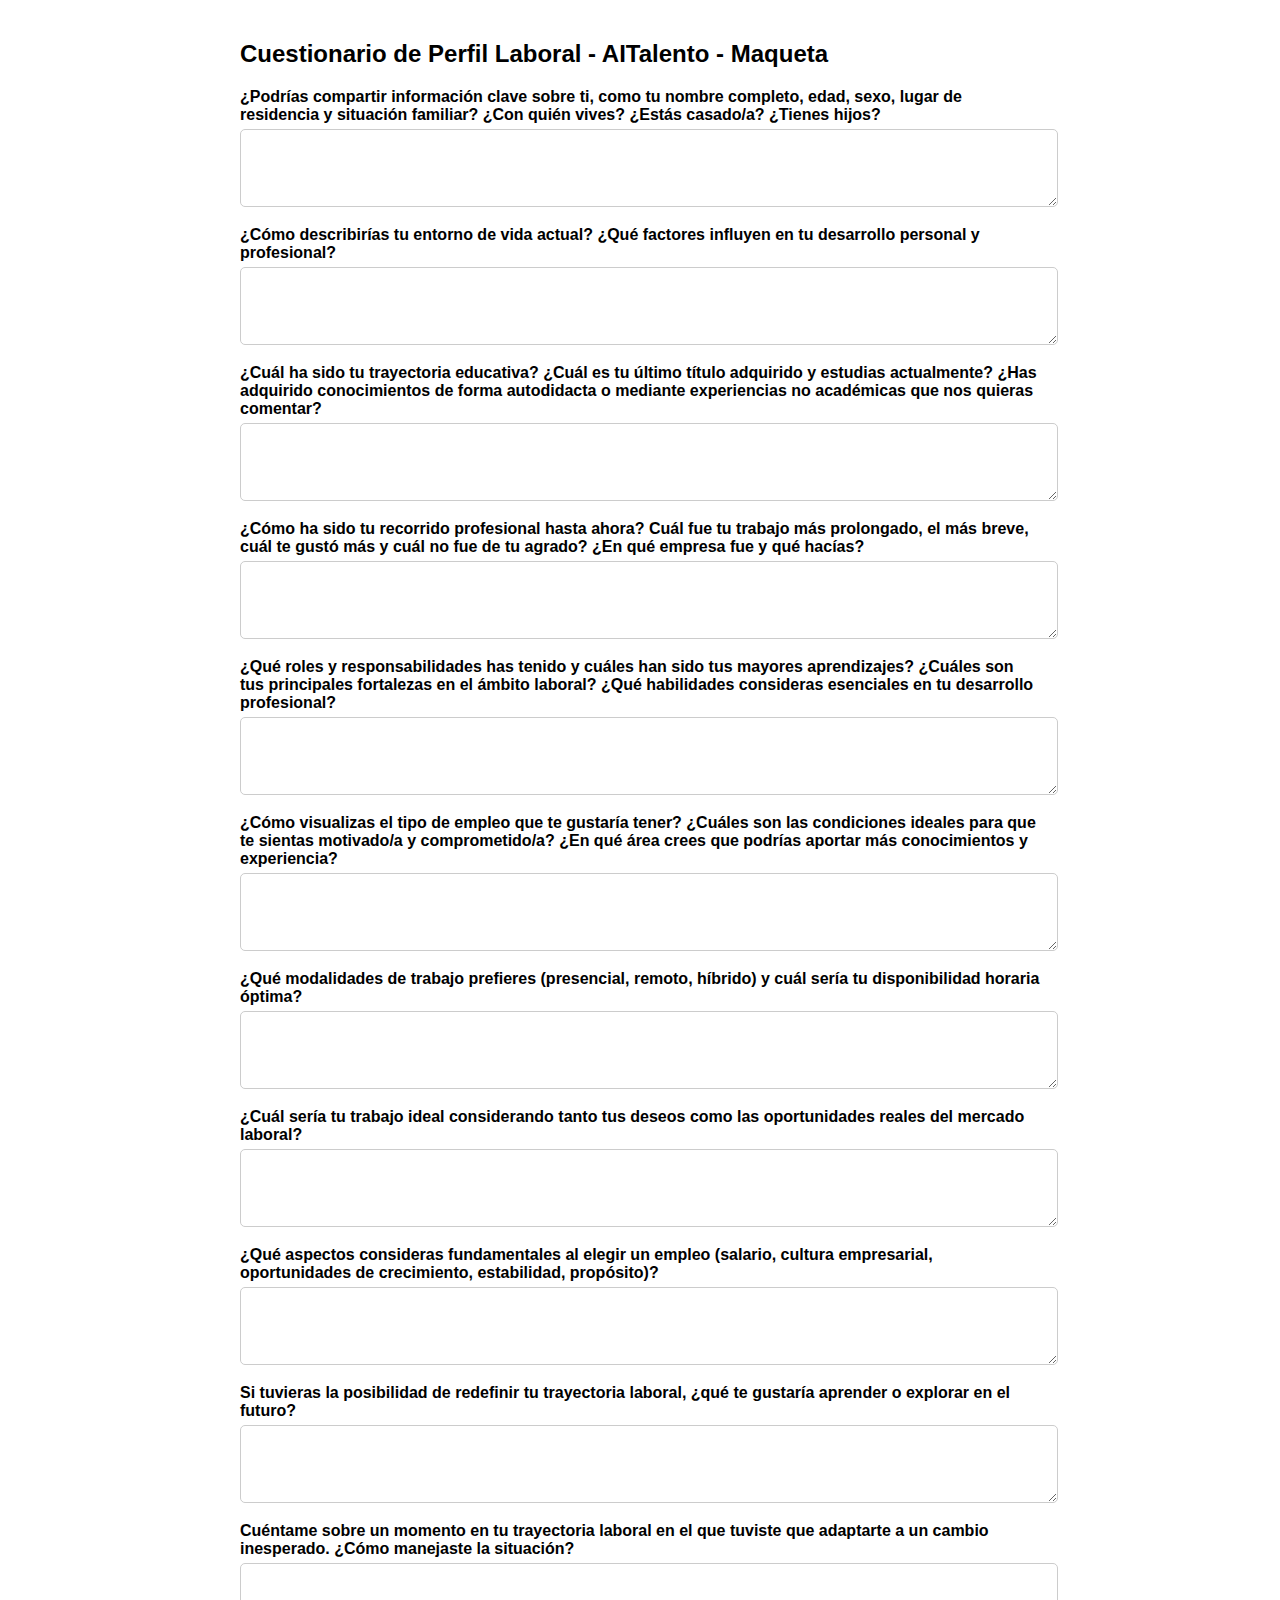
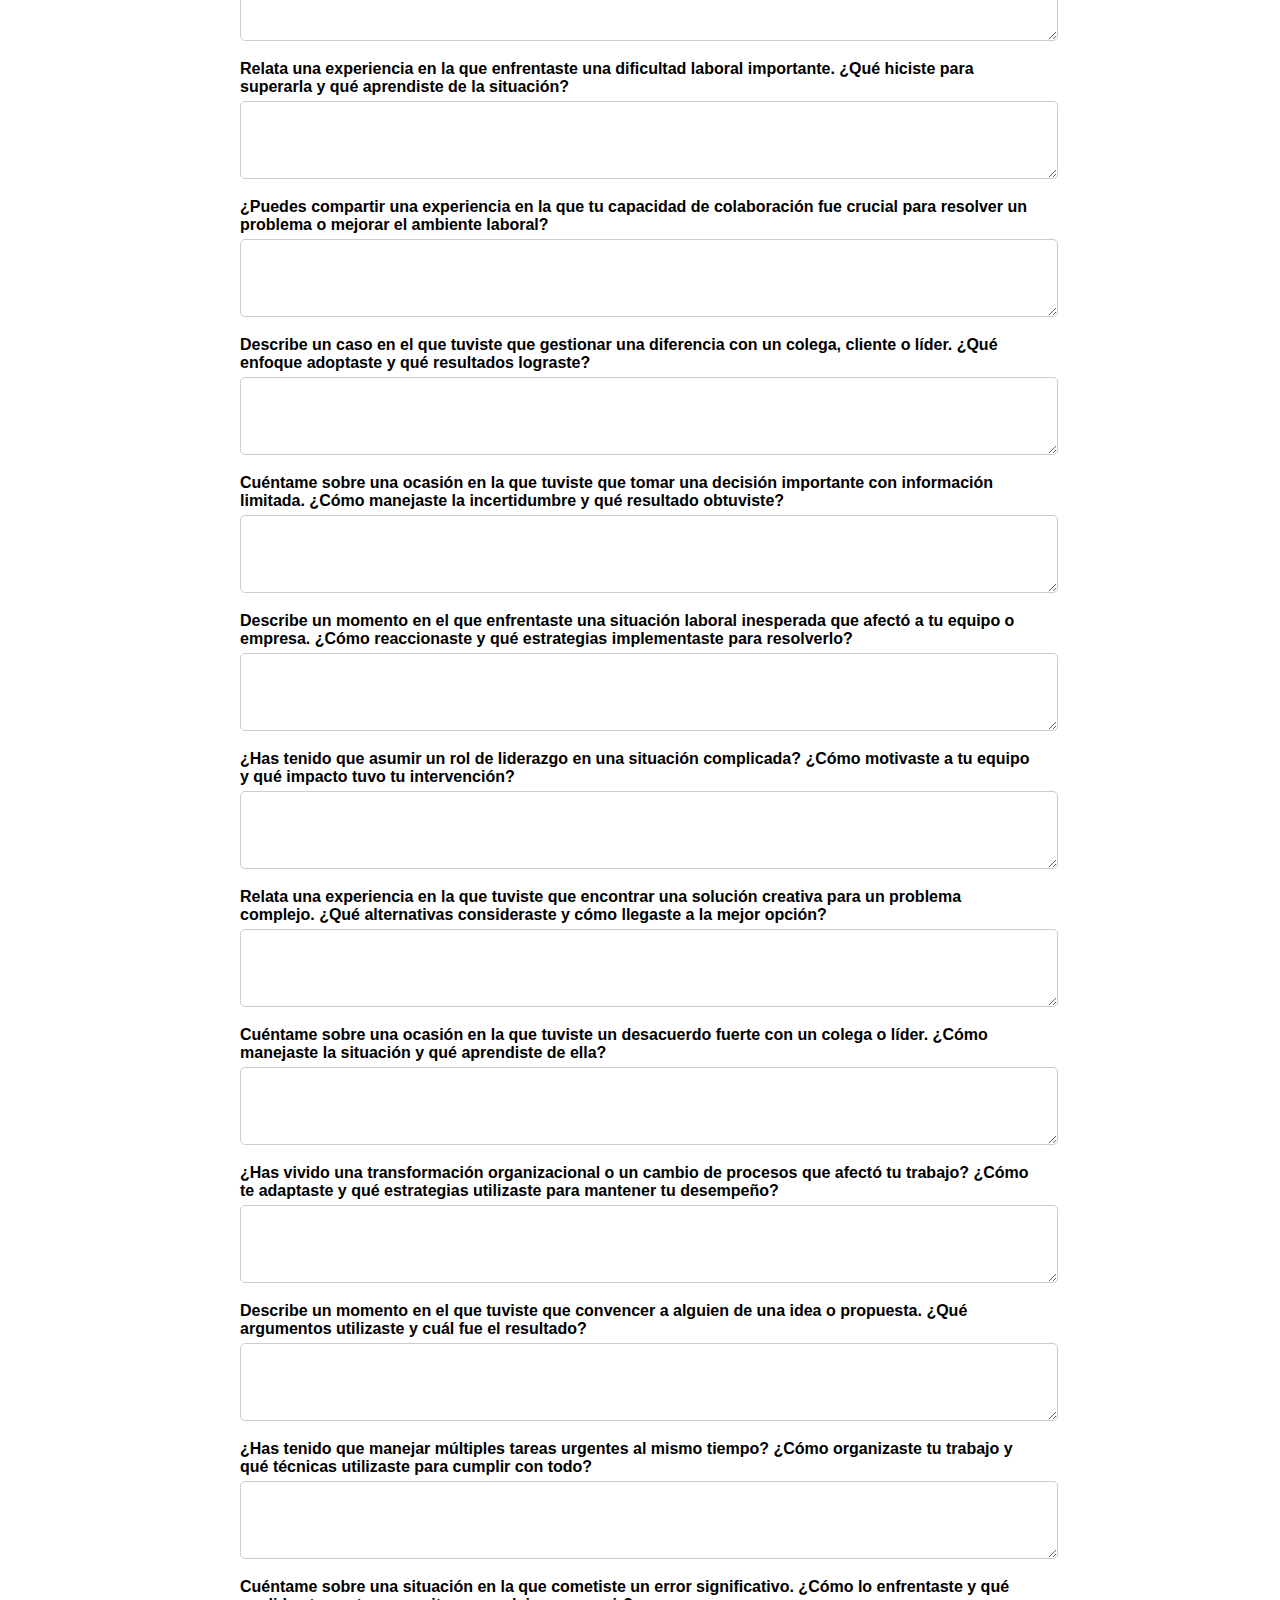
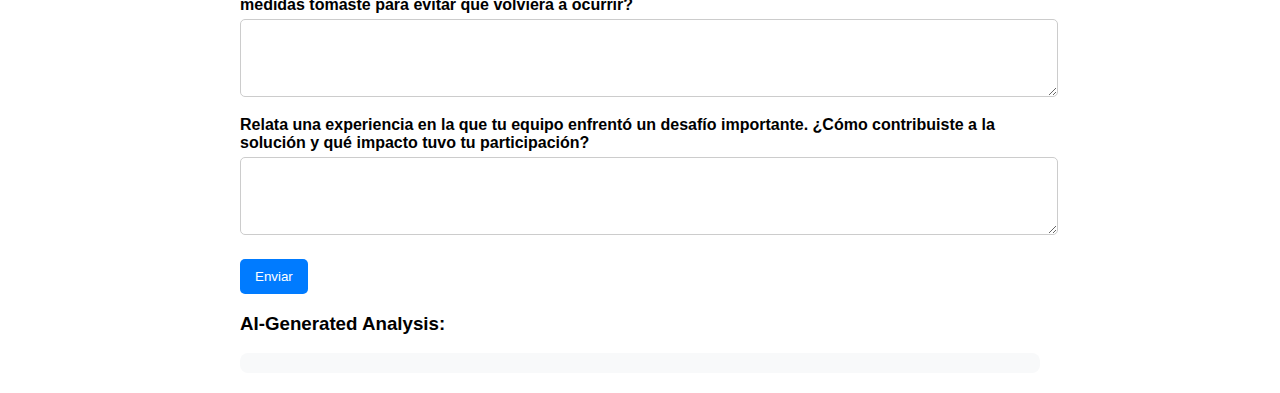
<file: index.html>
<!DOCTYPE html>
<html lang="es">
<head>
    <title>AITalento Maqueta</title>
    <style>
        body {
            font-family: Arial, sans-serif;
            max-width: 800px;
            margin: auto;
            padding: 20px;
        }
        label {
            font-weight: bold;
            display: block;
            margin-top: 15px;
        }
        textarea, input {
            width: 100%;
            padding: 8px;
            border-radius: 5px;
            border: 1px solid #ccc;
            margin-top: 5px;
        }
        button {
            margin-top: 20px;
            padding: 10px 15px;
            border-radius: 5px;
            background: #007bff;
            color: white;
            border: none;
            cursor: pointer;
        }
    </style>
</head>
<body>

    <h2>Cuestionario de Perfil Laboral - AITalento - Maqueta</h2>

    <form id="evaluationForm">
        <!-- Question 1 -->
        <label for="q1">¿Podrías compartir información clave sobre ti, como tu nombre completo, edad, sexo, lugar de residencia y situación familiar? ¿Con quién vives? ¿Estás casado/a? ¿Tienes hijos?</label>
        <textarea id="q1" rows="4"></textarea>

        <!-- Question 2 -->
        <label for="q2">¿Cómo describirías tu entorno de vida actual? ¿Qué factores influyen en tu desarrollo personal y profesional?</label>
        <textarea id="q2" rows="4"></textarea>

        <!-- Question 3 -->
        <label for="q3">¿Cuál ha sido tu trayectoria educativa? ¿Cuál es tu último título adquirido y estudias actualmente?
            ¿Has adquirido conocimientos de forma autodidacta o mediante experiencias no académicas que nos quieras comentar?
        </label>
        <textarea id="q3" rows="4"></textarea>

        <!-- Question 4 -->
        <label for="q4">¿Cómo ha sido tu recorrido profesional hasta ahora?
            Cuál fue tu trabajo más prolongado, el más breve, cuál te gustó más y cuál no fue de tu agrado?
            ¿En qué empresa fue y qué hacías?</label>
        <textarea id="q4" rows="4"></textarea>

        <!-- Question 5 -->
        <label for="q5">¿Qué roles y responsabilidades has tenido y cuáles han sido tus mayores aprendizajes?
            ¿Cuáles son tus principales fortalezas en el ámbito laboral?
            ¿Qué habilidades consideras esenciales en tu desarrollo profesional?
        </label>
        <textarea id="q5" rows="4"></textarea>

        <!-- Question 6 -->
        <label for="q6">¿Cómo visualizas el tipo de empleo que te gustaría tener?
            ¿Cuáles son las condiciones ideales para que te sientas motivado/a y comprometido/a?
            ¿En qué área crees que podrías aportar más conocimientos y experiencia?
        </label>
        <textarea id="q6" rows="4"></textarea>

        <!-- Question 7 -->
        <label for="q7">¿Qué modalidades de trabajo prefieres (presencial, remoto, híbrido) y cuál sería tu disponibilidad horaria óptima?</label>
        <textarea id="q7" rows="4"></textarea>

        <!-- Question 8 -->
        <label for="q8">¿Cuál sería tu trabajo ideal considerando tanto tus deseos como las oportunidades reales del mercado laboral?</label>
        <textarea id="q8" rows="4"></textarea>

        <!-- Question 9 -->
        <label for="q9">¿Qué aspectos consideras fundamentales al elegir un empleo (salario, cultura empresarial, oportunidades de crecimiento, estabilidad, propósito)?</label>
        <textarea id="q9" rows="4"></textarea>

        <!-- Question 10 -->
        <label for="q10">Si tuvieras la posibilidad de redefinir tu trayectoria laboral, ¿qué te gustaría aprender o explorar en el futuro?</label>
        <textarea id="q10" rows="4"></textarea>

        <!-- Question 11 -->
        <label for="q11">Cuéntame sobre un momento en tu trayectoria laboral en el que tuviste que adaptarte a un cambio inesperado. ¿Cómo manejaste la situación?</label>
        <textarea id="q11" rows="4"></textarea>

        <!-- Question 12 -->
        <label for="q12">Relata una experiencia en la que enfrentaste una dificultad laboral importante. ¿Qué hiciste para superarla y qué aprendiste de la situación?</label>
        <textarea id="q12" rows="4"></textarea>

        <!-- Question 13 -->
        <label for="q13">¿Puedes compartir una experiencia en la que tu capacidad de colaboración fue crucial para resolver un problema o mejorar el ambiente laboral?</label>
        <textarea id="q13" rows="4"></textarea>

        <!-- Question 14 -->
        <label for="q14">Describe un caso en el que tuviste que gestionar una diferencia con un colega, cliente o líder. ¿Qué enfoque adoptaste y qué resultados lograste?</label>
        <textarea id="q14" rows="4"></textarea>

        <!-- Question 15 -->
        <label for="q15">Cuéntame sobre una ocasión en la que tuviste que tomar una decisión importante con información limitada. ¿Cómo manejaste la incertidumbre y qué resultado obtuviste?</label>
        <textarea id="q15" rows="4"></textarea>
        
        <!-- Question 16 -->
        <label for="q16">Describe un momento en el que enfrentaste una situación laboral inesperada que afectó a tu equipo o empresa. 
            ¿Cómo reaccionaste y qué estrategias implementaste para resolverlo?</label>
        <textarea id="q16" rows="4"></textarea>

        <!-- Question 17 -->
        <label for="q17">¿Has tenido que asumir un rol de liderazgo en una situación complicada? ¿Cómo motivaste a tu equipo y qué impacto tuvo tu 
            intervención?</label>
        <textarea id="q17" rows="4"></textarea>

        <!-- Question 18 -->
        <label for="q18">Relata una experiencia en la que tuviste que encontrar una solución creativa para un problema complejo. 
            ¿Qué alternativas consideraste y cómo llegaste a la mejor opción?</label>
        <textarea id="q18" rows="4"></textarea>

        <!-- Question 19 -->
        <label for="q19">Cuéntame sobre una ocasión en la que tuviste un desacuerdo fuerte con un colega o líder. 
            ¿Cómo manejaste la situación y qué aprendiste de ella?</label>
        <textarea id="q19" rows="4"></textarea>

        <!-- Question 20 -->
        <label for="q20">¿Has vivido una transformación organizacional o un cambio de procesos que afectó tu trabajo? 
            ¿Cómo te adaptaste y qué estrategias utilizaste para mantener tu desempeño?</label>
        <textarea id="q20" rows="4"></textarea>

        <!-- Question 21 -->
        <label for="q21">Describe un momento en el que tuviste que convencer a alguien de una idea o propuesta. 
            ¿Qué argumentos utilizaste y cuál fue el resultado?</label>
        <textarea id="q21" rows="4"></textarea>

        <!-- Question 22 -->
        <label for="q22">¿Has tenido que manejar múltiples tareas urgentes al mismo tiempo? ¿Cómo organizaste tu trabajo y qué técnicas 
            utilizaste para cumplir con todo?</label>
        <textarea id="q22" rows="4"></textarea>

        <!-- Question 23 -->
        <label for="q23">Cuéntame sobre una situación en la que cometiste un error significativo. ¿Cómo lo enfrentaste y qué medidas tomaste 
            para evitar que volviera a ocurrir?</label>
        <textarea id="q23" rows="4"></textarea>

        <!-- Question 24 -->
        <label for="q24">Relata una experiencia en la que tu equipo enfrentó un desafío importante. ¿Cómo contribuiste a la solución y qué 
            impacto tuvo tu participación?</label>
        <textarea id="q24" rows="4"></textarea>





        <!-- Submit Button -->
        <button type="button" onclick="submitEvaluation()">Enviar</button>
    </form>

    <h3>AI-Generated Analysis:</h3>
    <div id="response" style="white-space: pre-wrap; font-family: Arial, sans-serif; line-height: 1.6; padding: 10px; border-radius: 8px; background: #f8f9fa;"></div>

    <script src="script.js"></script>
</body>
</html>
</file>
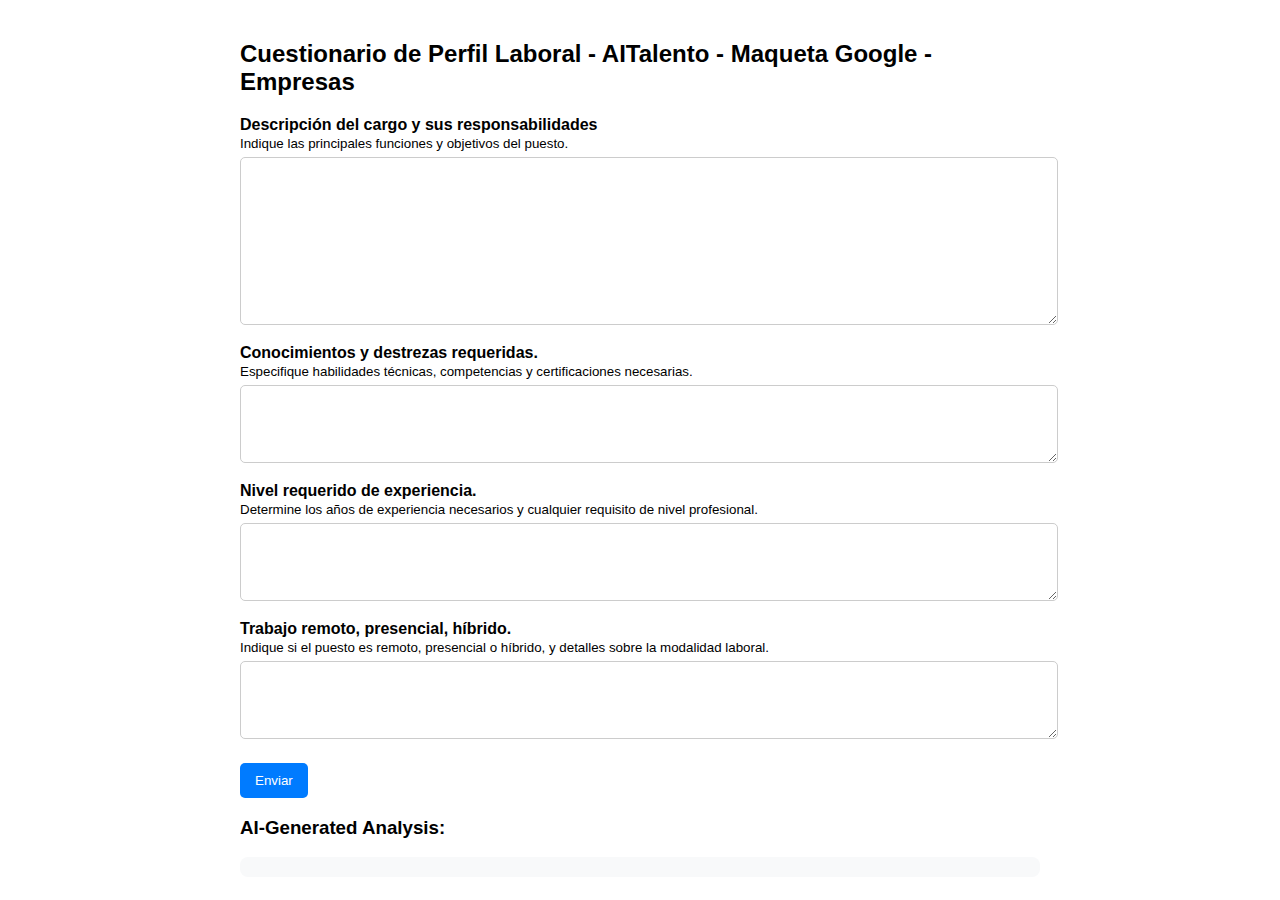
<file: company_google_ai.html>
<!DOCTYPE html>
<html lang="es">
<head>
    <title>AITalento Maqueta Google - Empresas</title>
    <style>
        body {
            font-family: Arial, sans-serif;
            max-width: 800px;
            margin: auto;
            padding: 20px;
        }
        label {
            font-weight: bold;
            display: block;
            margin-top: 15px;
        }
        textarea, input {
            width: 100%;
            padding: 8px;
            border-radius: 5px;
            border: 1px solid #ccc;
            margin-top: 5px;
        }
        button {
            margin-top: 20px;
            padding: 10px 15px;
            border-radius: 5px;
            background: #007bff;
            color: white;
            border: none;
            cursor: pointer;
        }
    </style>
</head>
<body>

    <h2>Cuestionario de Perfil Laboral - AITalento - Maqueta Google - Empresas</h2>

    <form id="seekingForm">
        <!-- Question 1 -->
        <label for="q1">Descripción del cargo y sus responsabilidades</label>
        <small>Indique las principales funciones y objetivos del puesto.</small>
        <textarea id="q1" rows="10"></textarea>

        <!-- Question 2 -->
        <label for="q2">Conocimientos y destrezas requeridas.</label>
        <small>Especifique habilidades técnicas, competencias y certificaciones necesarias.</small>
        <textarea id="q2" rows="4"></textarea>

        <!-- Question 3 -->
        <label for="q3">Nivel requerido de experiencia.</label>
        <small>Determine los años de experiencia necesarios y cualquier requisito de nivel profesional.</small>
        <textarea id="q3" rows="4"></textarea>

        <!-- Question 4 -->
        <label for="q4">Trabajo remoto, presencial, híbrido.</label>
        <small>Indique si el puesto es remoto, presencial o híbrido, y detalles sobre la modalidad laboral.</small>
        <textarea id="q4" rows="4"></textarea>


        <!-- Submit Button -->
        <button type="button" onclick="seekingForm()">Enviar</button>
    </form>

    <h3>AI-Generated Analysis:</h3>
    <div id="response" style="white-space: pre-wrap; font-family: Arial, sans-serif; line-height: 1.6; padding: 10px; border-radius: 8px; background: #f8f9fa;"></div>

    <script src="script_google_company.js"></script>
</body>
</html>
</file>
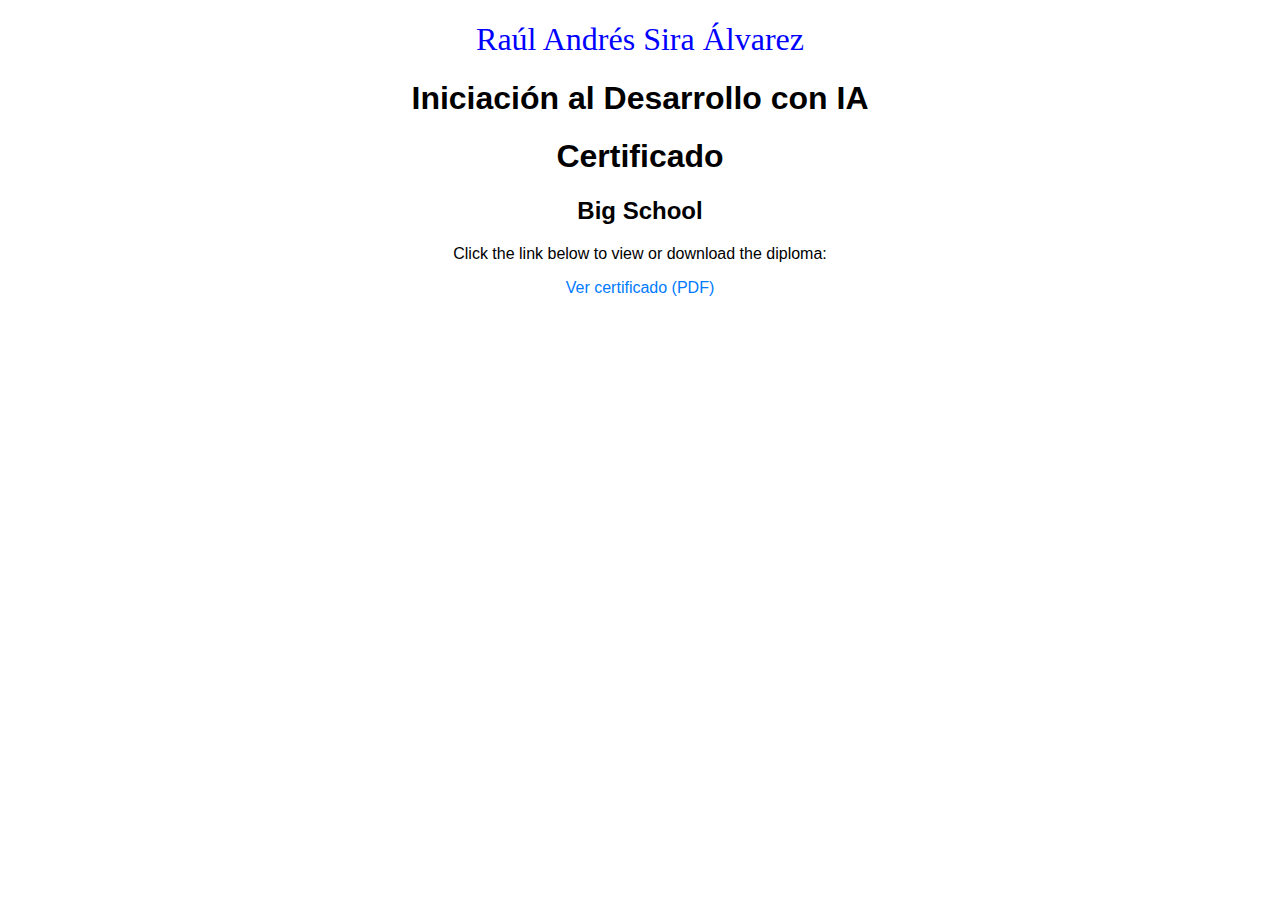
<file: desarrollo_ai_bigschool_2026.html>
<!DOCTYPE html>
<html lang="en">
<head>
    <meta charset="UTF-8">
    <meta name="viewport" content="width=device-width, initial-scale=1.0">
    <title>Desarrollo con AI - Big School</title>
    <style>
        body {
            font-family: Arial, sans-serif;
            text-align: center;
            margin: 50 px;
        }
        a {
            font-size: 20 px;
            color: #007bff;
            text-decoration: none;
        }
        a: hover {
            text-decoration: underline;
        }
        h1:first-of-type {
            font-weight: normal;
            color: blue;
            font-family: Tahoma;
        }

    </style>
</head>
<body>
    <h1>Raúl Andrés Sira Álvarez</h1>
    <h1>Iniciación al Desarrollo con IA</h1>
    <h1>Certificado</h1>
    <h2>Big School</h2>
    <p>Click the link below to view or download the diploma:</p>
    <a href="Certificado-Raul-Andres-Sira-Alvarez-55723nh2.pdf" target="_blank">Ver certificado (PDF)</a>
</body>
</html>
</file>
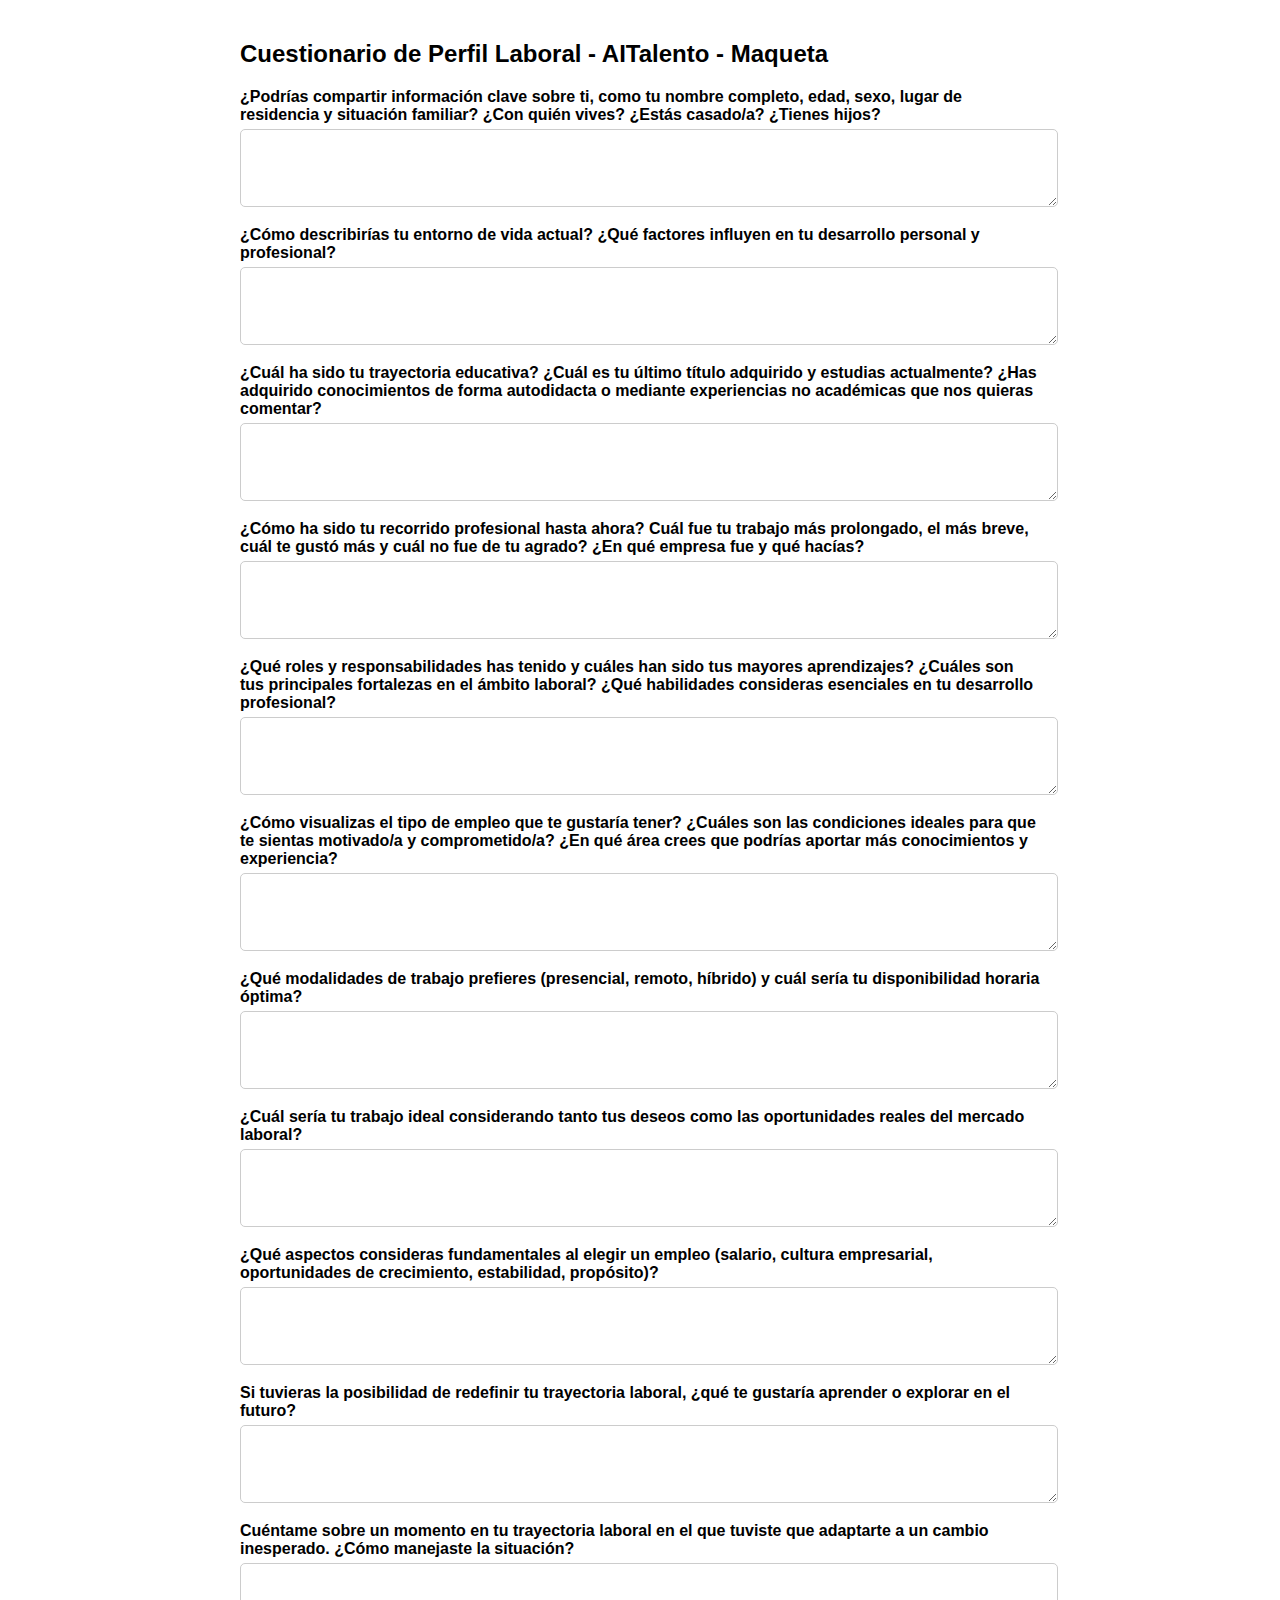
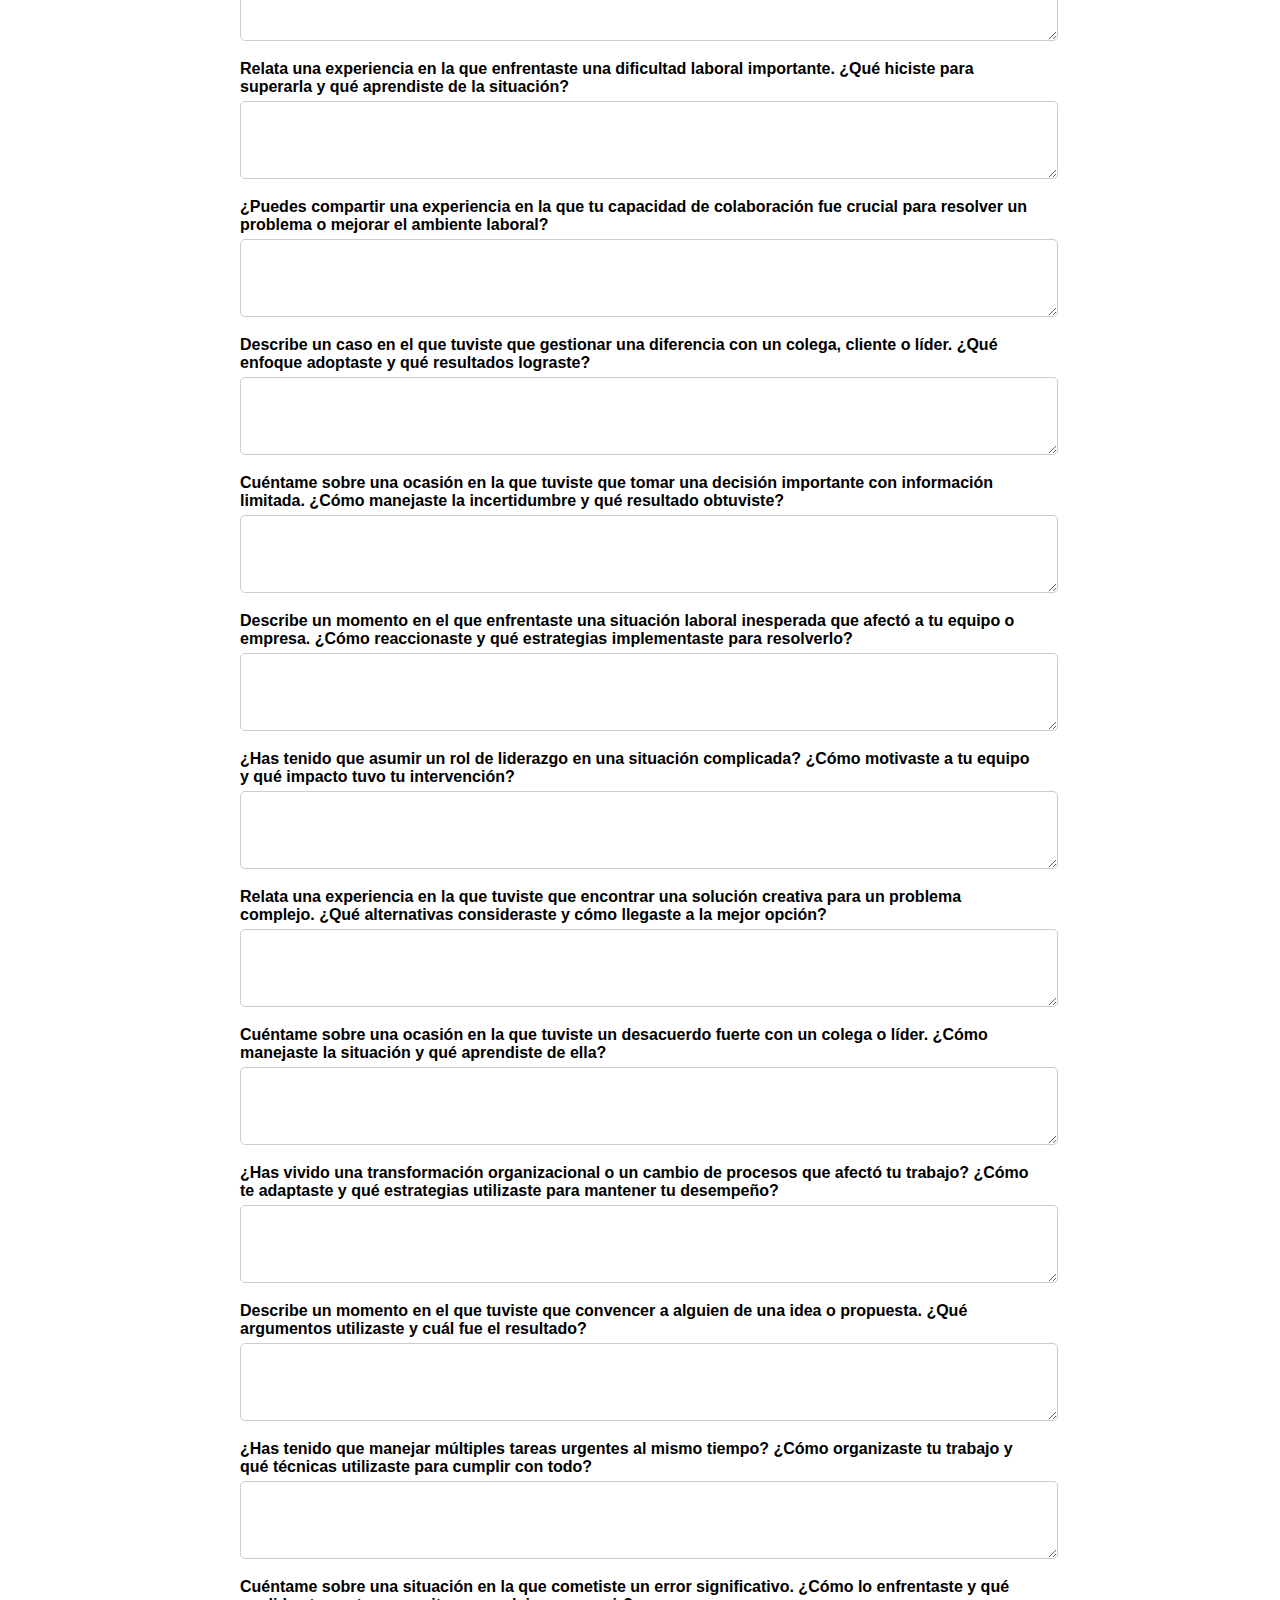
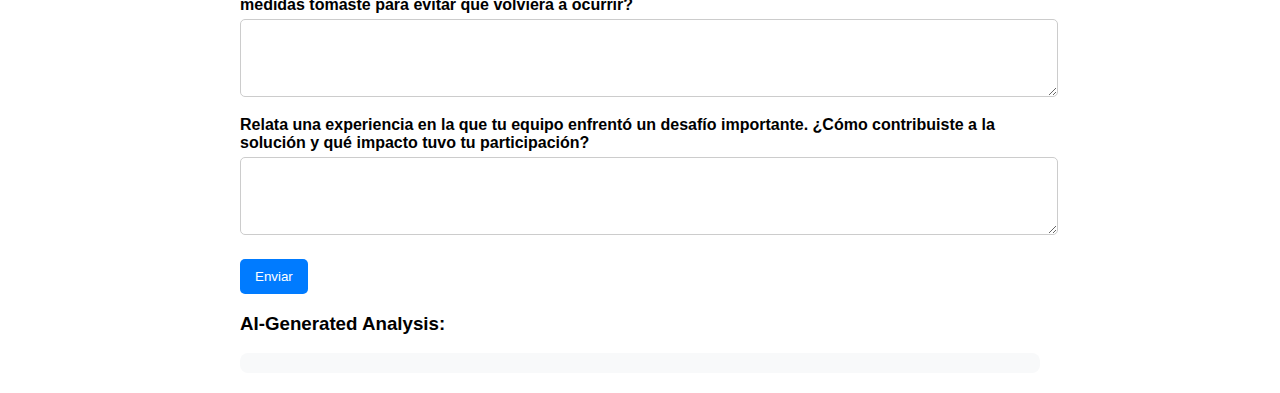
<file: google_ai.html>
<!DOCTYPE html>
<html lang="es">
<head>
    <title>AITalento Maqueta</title>
    <style>
        body {
            font-family: Arial, sans-serif;
            max-width: 800px;
            margin: auto;
            padding: 20px;
        }
        label {
            font-weight: bold;
            display: block;
            margin-top: 15px;
        }
        textarea, input {
            width: 100%;
            padding: 8px;
            border-radius: 5px;
            border: 1px solid #ccc;
            margin-top: 5px;
        }
        button {
            margin-top: 20px;
            padding: 10px 15px;
            border-radius: 5px;
            background: #007bff;
            color: white;
            border: none;
            cursor: pointer;
        }
    </style>
</head>
<body>

    <h2>Cuestionario de Perfil Laboral - AITalento - Maqueta</h2>

    <form id="evaluationForm">
        <!-- Question 1 -->
        <label for="q1">¿Podrías compartir información clave sobre ti, como tu nombre completo, edad, sexo, lugar de residencia y situación familiar? ¿Con quién vives? ¿Estás casado/a? ¿Tienes hijos?</label>
        <textarea id="q1" rows="4"></textarea>

        <!-- Question 2 -->
        <label for="q2">¿Cómo describirías tu entorno de vida actual? ¿Qué factores influyen en tu desarrollo personal y profesional?</label>
        <textarea id="q2" rows="4"></textarea>

        <!-- Question 3 -->
        <label for="q3">¿Cuál ha sido tu trayectoria educativa? ¿Cuál es tu último título adquirido y estudias actualmente?
            ¿Has adquirido conocimientos de forma autodidacta o mediante experiencias no académicas que nos quieras comentar?
        </label>
        <textarea id="q3" rows="4"></textarea>

        <!-- Question 4 -->
        <label for="q4">¿Cómo ha sido tu recorrido profesional hasta ahora?
            Cuál fue tu trabajo más prolongado, el más breve, cuál te gustó más y cuál no fue de tu agrado?
            ¿En qué empresa fue y qué hacías?</label>
        <textarea id="q4" rows="4"></textarea>

        <!-- Question 5 -->
        <label for="q5">¿Qué roles y responsabilidades has tenido y cuáles han sido tus mayores aprendizajes?
            ¿Cuáles son tus principales fortalezas en el ámbito laboral?
            ¿Qué habilidades consideras esenciales en tu desarrollo profesional?
        </label>
        <textarea id="q5" rows="4"></textarea>

        <!-- Question 6 -->
        <label for="q6">¿Cómo visualizas el tipo de empleo que te gustaría tener?
            ¿Cuáles son las condiciones ideales para que te sientas motivado/a y comprometido/a?
            ¿En qué área crees que podrías aportar más conocimientos y experiencia?
        </label>
        <textarea id="q6" rows="4"></textarea>

        <!-- Question 7 -->
        <label for="q7">¿Qué modalidades de trabajo prefieres (presencial, remoto, híbrido) y cuál sería tu disponibilidad horaria óptima?</label>
        <textarea id="q7" rows="4"></textarea>

        <!-- Question 8 -->
        <label for="q8">¿Cuál sería tu trabajo ideal considerando tanto tus deseos como las oportunidades reales del mercado laboral?</label>
        <textarea id="q8" rows="4"></textarea>

        <!-- Question 9 -->
        <label for="q9">¿Qué aspectos consideras fundamentales al elegir un empleo (salario, cultura empresarial, oportunidades de crecimiento, estabilidad, propósito)?</label>
        <textarea id="q9" rows="4"></textarea>

        <!-- Question 10 -->
        <label for="q10">Si tuvieras la posibilidad de redefinir tu trayectoria laboral, ¿qué te gustaría aprender o explorar en el futuro?</label>
        <textarea id="q10" rows="4"></textarea>

        <!-- Question 11 -->
        <label for="q11">Cuéntame sobre un momento en tu trayectoria laboral en el que tuviste que adaptarte a un cambio inesperado. ¿Cómo manejaste la situación?</label>
        <textarea id="q11" rows="4"></textarea>

        <!-- Question 12 -->
        <label for="q12">Relata una experiencia en la que enfrentaste una dificultad laboral importante. ¿Qué hiciste para superarla y qué aprendiste de la situación?</label>
        <textarea id="q12" rows="4"></textarea>

        <!-- Question 13 -->
        <label for="q13">¿Puedes compartir una experiencia en la que tu capacidad de colaboración fue crucial para resolver un problema o mejorar el ambiente laboral?</label>
        <textarea id="q13" rows="4"></textarea>

        <!-- Question 14 -->
        <label for="q14">Describe un caso en el que tuviste que gestionar una diferencia con un colega, cliente o líder. ¿Qué enfoque adoptaste y qué resultados lograste?</label>
        <textarea id="q14" rows="4"></textarea>

        <!-- Question 15 -->
        <label for="q15">Cuéntame sobre una ocasión en la que tuviste que tomar una decisión importante con información limitada. ¿Cómo manejaste la incertidumbre y qué resultado obtuviste?</label>
        <textarea id="q15" rows="4"></textarea>
        
        <!-- Question 16 -->
        <label for="q16">Describe un momento en el que enfrentaste una situación laboral inesperada que afectó a tu equipo o empresa. 
            ¿Cómo reaccionaste y qué estrategias implementaste para resolverlo?</label>
        <textarea id="q16" rows="4"></textarea>

        <!-- Question 17 -->
        <label for="q17">¿Has tenido que asumir un rol de liderazgo en una situación complicada? ¿Cómo motivaste a tu equipo y qué impacto tuvo tu 
            intervención?</label>
        <textarea id="q17" rows="4"></textarea>

        <!-- Question 18 -->
        <label for="q18">Relata una experiencia en la que tuviste que encontrar una solución creativa para un problema complejo. 
            ¿Qué alternativas consideraste y cómo llegaste a la mejor opción?</label>
        <textarea id="q18" rows="4"></textarea>

        <!-- Question 19 -->
        <label for="q19">Cuéntame sobre una ocasión en la que tuviste un desacuerdo fuerte con un colega o líder. 
            ¿Cómo manejaste la situación y qué aprendiste de ella?</label>
        <textarea id="q19" rows="4"></textarea>

        <!-- Question 20 -->
        <label for="q20">¿Has vivido una transformación organizacional o un cambio de procesos que afectó tu trabajo? 
            ¿Cómo te adaptaste y qué estrategias utilizaste para mantener tu desempeño?</label>
        <textarea id="q20" rows="4"></textarea>

        <!-- Question 21 -->
        <label for="q21">Describe un momento en el que tuviste que convencer a alguien de una idea o propuesta. 
            ¿Qué argumentos utilizaste y cuál fue el resultado?</label>
        <textarea id="q21" rows="4"></textarea>

        <!-- Question 22 -->
        <label for="q22">¿Has tenido que manejar múltiples tareas urgentes al mismo tiempo? ¿Cómo organizaste tu trabajo y qué técnicas 
            utilizaste para cumplir con todo?</label>
        <textarea id="q22" rows="4"></textarea>

        <!-- Question 23 -->
        <label for="q23">Cuéntame sobre una situación en la que cometiste un error significativo. ¿Cómo lo enfrentaste y qué medidas tomaste 
            para evitar que volviera a ocurrir?</label>
        <textarea id="q23" rows="4"></textarea>

        <!-- Question 24 -->
        <label for="q24">Relata una experiencia en la que tu equipo enfrentó un desafío importante. ¿Cómo contribuiste a la solución y qué 
            impacto tuvo tu participación?</label>
        <textarea id="q24" rows="4"></textarea>





        <!-- Submit Button -->
        <button type="button" onclick="submitEvaluation()">Enviar</button>
    </form>

    <h3>AI-Generated Analysis:</h3>
    <div id="response" style="white-space: pre-wrap; font-family: Arial, sans-serif; line-height: 1.6; padding: 10px; border-radius: 8px; background: #f8f9fa;"></div>

    <script src="script_google.js"></script>
</body>
</html>
</file>
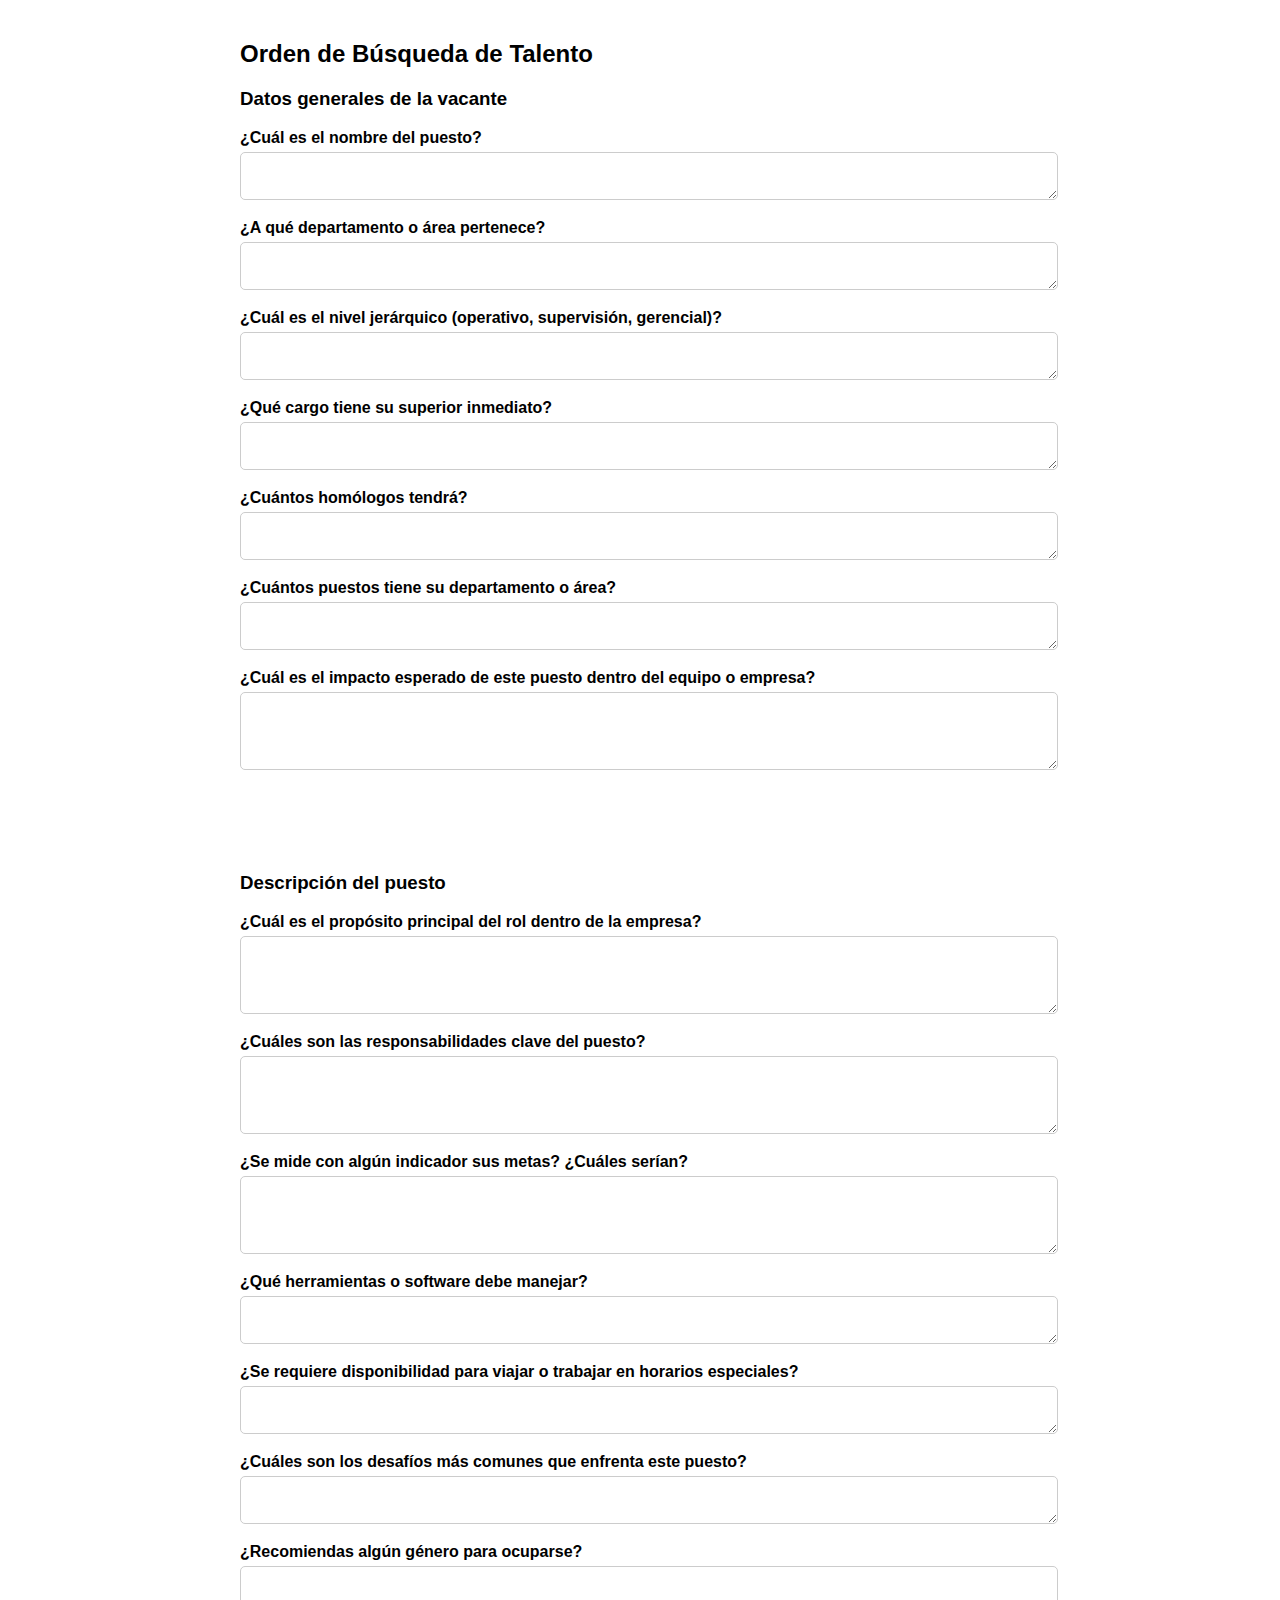
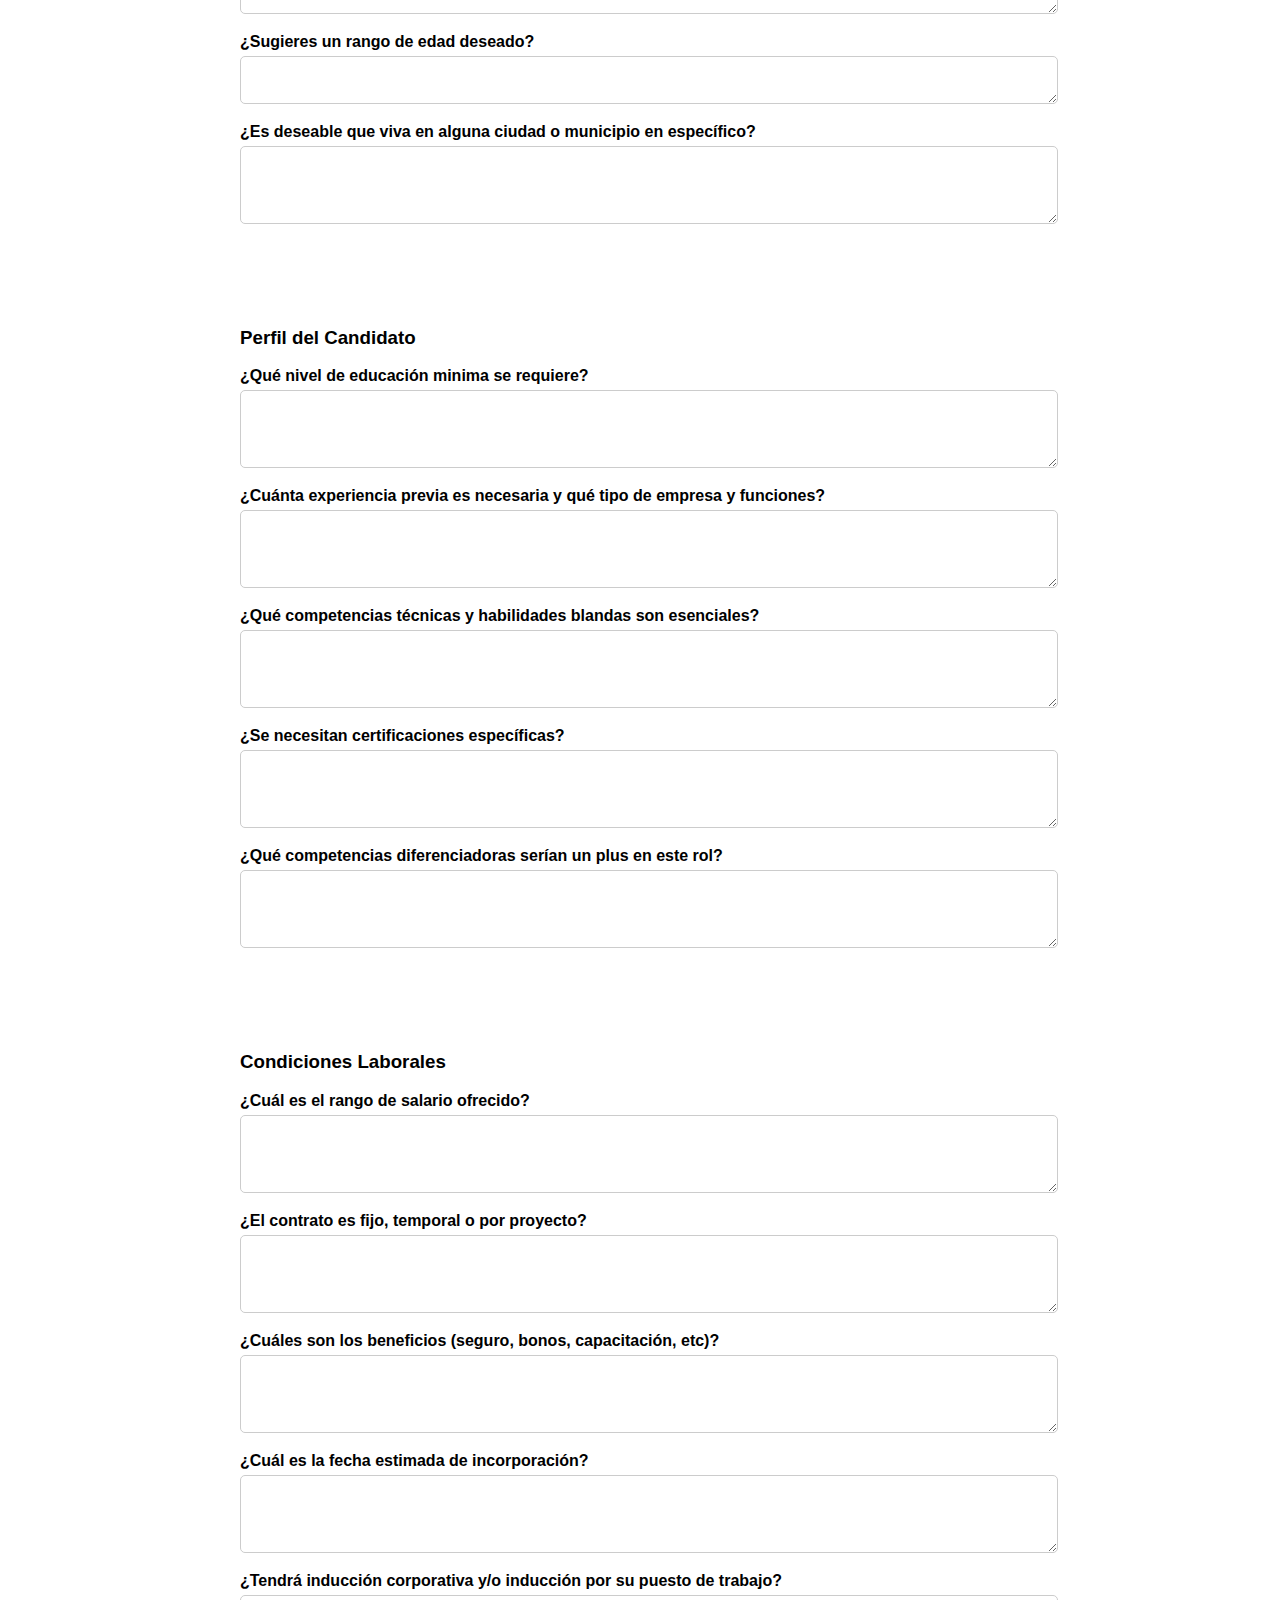
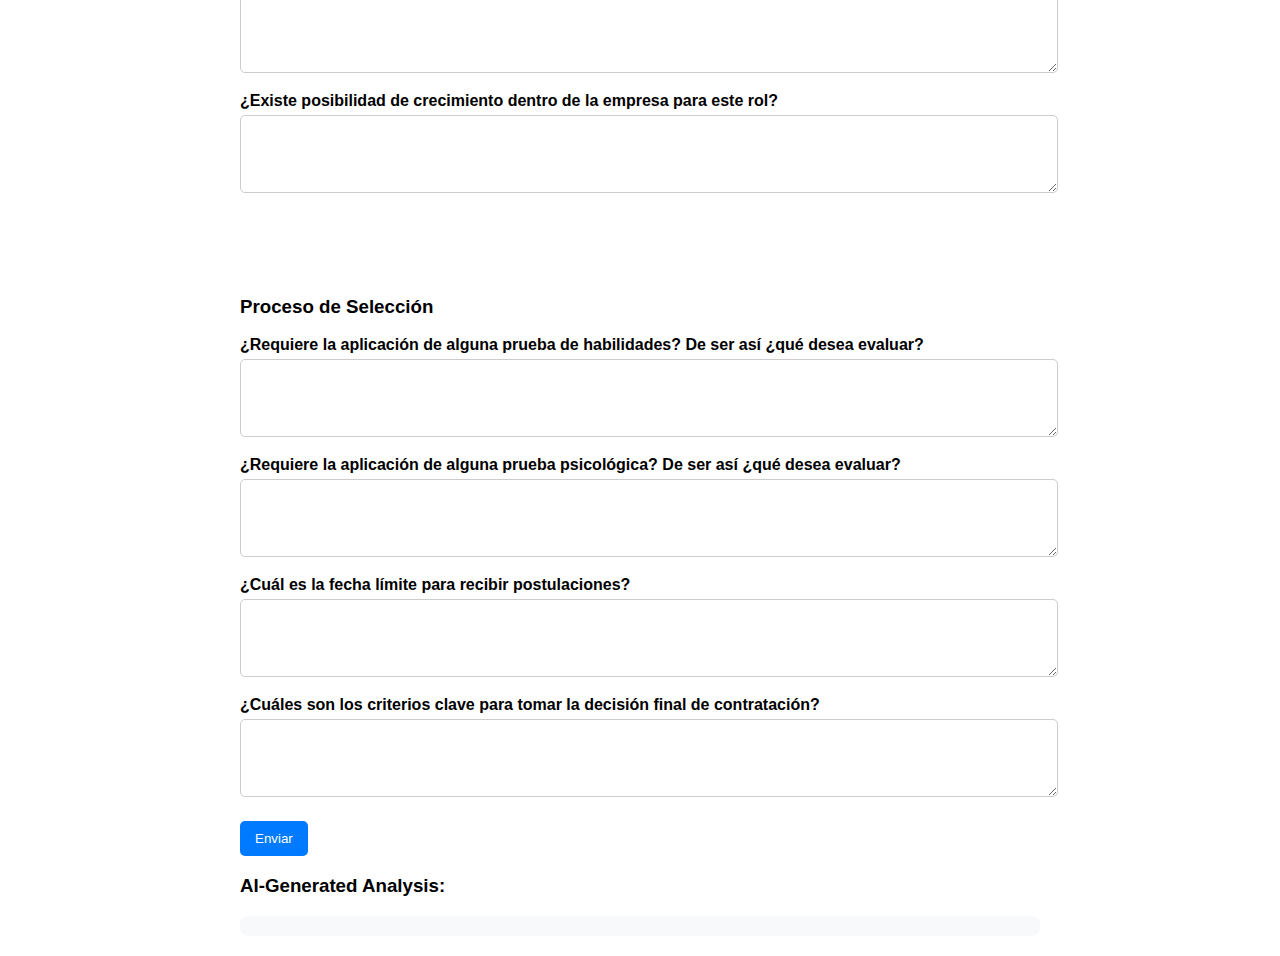
<file: orden_busqueda_google_ai.html>
<!DOCTYPE html>
<html lang="es">
<head>
    <title>AITalento Maqueta Google - Empresas</title>
    <style>
        body {
            font-family: Arial, sans-serif;
            max-width: 800px;
            margin: auto;
            padding: 20px;
        }
        label {
            font-weight: bold;
            display: block;
            margin-top: 15px;
        }
        textarea, input {
            width: 100%;
            padding: 8px;
            border-radius: 5px;
            border: 1px solid #ccc;
            margin-top: 5px;
        }
        button {
            margin-top: 20px;
            padding: 10px 15px;
            border-radius: 5px;
            background: #007bff;
            color: white;
            border: none;
            cursor: pointer;
        }
    </style>
</head>
<body>

    <h2>Orden de Búsqueda de Talento</h2>
  
    <form id="seekingForm">

        <h3>Datos generales de la vacante</h3>

        <!-- Question 1 -->
        <label for="q1">¿Cuál es el nombre del puesto?</label>
        <textarea id="q1" rows="2"></textarea>

        <!-- Question 2 -->
        <label for="q2">¿A qué departamento o área pertenece?</label>
         <textarea id="q2" rows="2"></textarea>

        <!-- Question 3 -->
        <label for="q3">¿Cuál es el nivel jerárquico (operativo, supervisión, gerencial)?</label>
         <textarea id="q3" rows="2"></textarea>

        <!-- Question 4 -->
        <label for="q4">¿Qué cargo tiene su superior inmediato?</label>
         <textarea id="q4" rows="2"></textarea>

        <!-- Question 5 -->
        <label for="q5">¿Cuántos homólogos tendrá?</label>
         <textarea id="q5" rows="2"></textarea>

        <!-- Question 6 -->
        <label for="q6">¿Cuántos puestos tiene su departamento o área?</label>
         <textarea id="q6" rows="2"></textarea>

        <!-- Question 7 -->
        <label for="q7">¿Cuál es el impacto esperado de este puesto dentro del equipo o empresa?</label>
        <textarea id="q7" rows="4"></textarea>

        <div style="height: 80px;"></div> 


        <h3>Descripción del puesto</h3>

        <!-- Group 2: Job Description -->
        <label for="q8">¿Cuál es el propósito principal del rol dentro de la empresa?</label>
        <textarea id="q8" rows="4"></textarea>

        <label for="q9">¿Cuáles son las responsabilidades clave del puesto?</label>
        <textarea id="q9" rows="4"></textarea>

        <label for="q10">¿Se mide con algún indicador sus metas? ¿Cuáles serían?</label>
        <textarea id="q10" rows="4"></textarea>

        <label for="q11">¿Qué herramientas o software debe manejar?</label>
        <textarea id="q11" rows="2"></textarea>

        <label for="q12">¿Se requiere disponibilidad para viajar o trabajar en horarios especiales?</label>
        <textarea id="q12" rows="2"></textarea>

        <label for="q13">¿Cuáles son los desafíos más comunes que enfrenta este puesto?</label>
         <textarea id="q13" rows="2"></textarea>

        <label for="q14">¿Recomiendas algún género para ocuparse?</label>
        <textarea id="q14" rows="2"></textarea>

        <label for="q15">¿Sugieres un rango de edad deseado?</label>
        <textarea id="q15" rows="2"></textarea>

        <label for="q16">¿Es deseable que viva en alguna ciudad o municipio en específico?</label>
        <textarea id="q16" rows="4"></textarea>

        <div style="height: 80px;"></div> 


        <h3>Perfil del Candidato</h3>

        <label for="q17">¿Qué nivel de educación minima se requiere?</label>
        <textarea id="q17" rows="4"></textarea>

        <label for="q18">¿Cuánta experiencia previa es necesaria y qué tipo de empresa y funciones?</label>
        <textarea id="q18" rows="4"></textarea>

        <label for="q19">¿Qué competencias técnicas y habilidades blandas son esenciales?</label>
        <textarea id="q19" rows="4"></textarea>

        <label for="q20">¿Se necesitan certificaciones específicas?</label>
        <textarea id="q20" rows="4"></textarea>
        
        <label for="q21">¿Qué competencias diferenciadoras serían un plus en este rol?</label>
        <textarea id="q21" rows="4"></textarea>

        <div style="height: 80px;"></div> 


        <h3>Condiciones Laborales</h3>
        
        <label for="q22">¿Cuál es el rango de salario ofrecido?</label>
        <textarea id="q22" rows="4"></textarea>
        
        <label for="q23">¿El contrato es fijo, temporal o por proyecto?</label>
        <textarea id="q23" rows="4"></textarea>
        
        <label for="q24">¿Cuáles son los beneficios (seguro, bonos, capacitación, etc)?</label>
        <textarea id="q24" rows="4"></textarea>
        
        <label for="q25">¿Cuál es la fecha estimada de incorporación?</label>
        <textarea id="q25" rows="4"></textarea>
        
        <label for="q26">¿Tendrá inducción corporativa y/o inducción por su puesto de trabajo?</label>
        <textarea id="q26" rows="4"></textarea>

        <label for="q27">¿Existe posibilidad de crecimiento dentro de la empresa para este rol?</label>
        <textarea id="q27" rows="4"></textarea>

        <div style="height: 80px;"></div> 

        <h3>Proceso de Selección</h3>

        <label for="q28">¿Requiere la aplicación de alguna prueba de habilidades? De ser así ¿qué desea
            evaluar?
        </label>
        <textarea id="q28" rows="4"></textarea>

        <label for="q29">¿Requiere la aplicación de alguna prueba psicológica? De ser así ¿qué desea
            evaluar?</label>
        <textarea id="q29" rows="4"></textarea>

        <label for="q30">¿Cuál es la fecha límite para recibir postulaciones?</label>
        <textarea id="q30" rows="4"></textarea>

        <label for="q31">¿Cuáles son los criterios clave para tomar la decisión final de contratación?</label>
        <textarea id="q31" rows="4"></textarea>



        <!-- Submit Button -->
        <button type="button" onclick="seekingForm()">Enviar</button>
    </form>

    <h3>AI-Generated Analysis:</h3>
    <div id="response" style="white-space: pre-wrap; font-family: Arial, sans-serif; line-height: 1.6; padding: 10px; border-radius: 8px; background: #f8f9fa;"></div>

    <script src="script_google_company_2.js"></script>
</body>
</html>
</file>
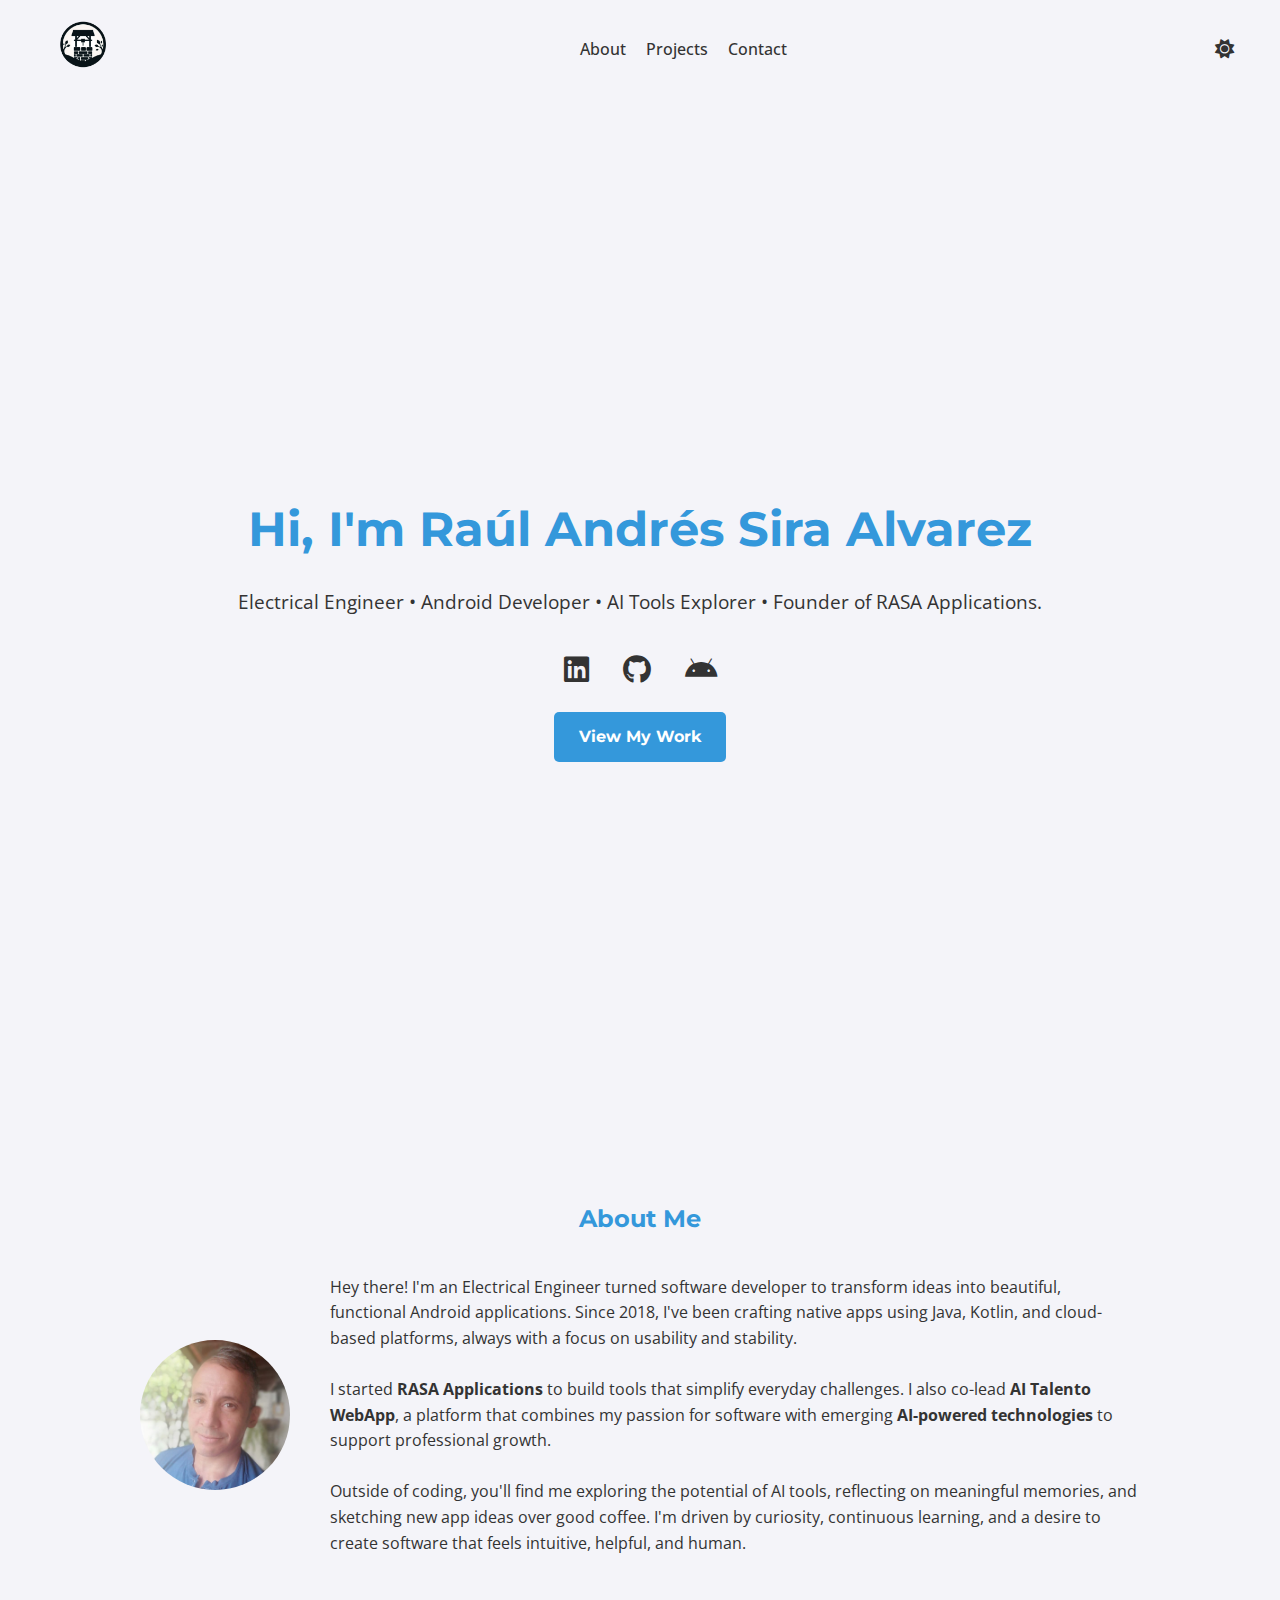
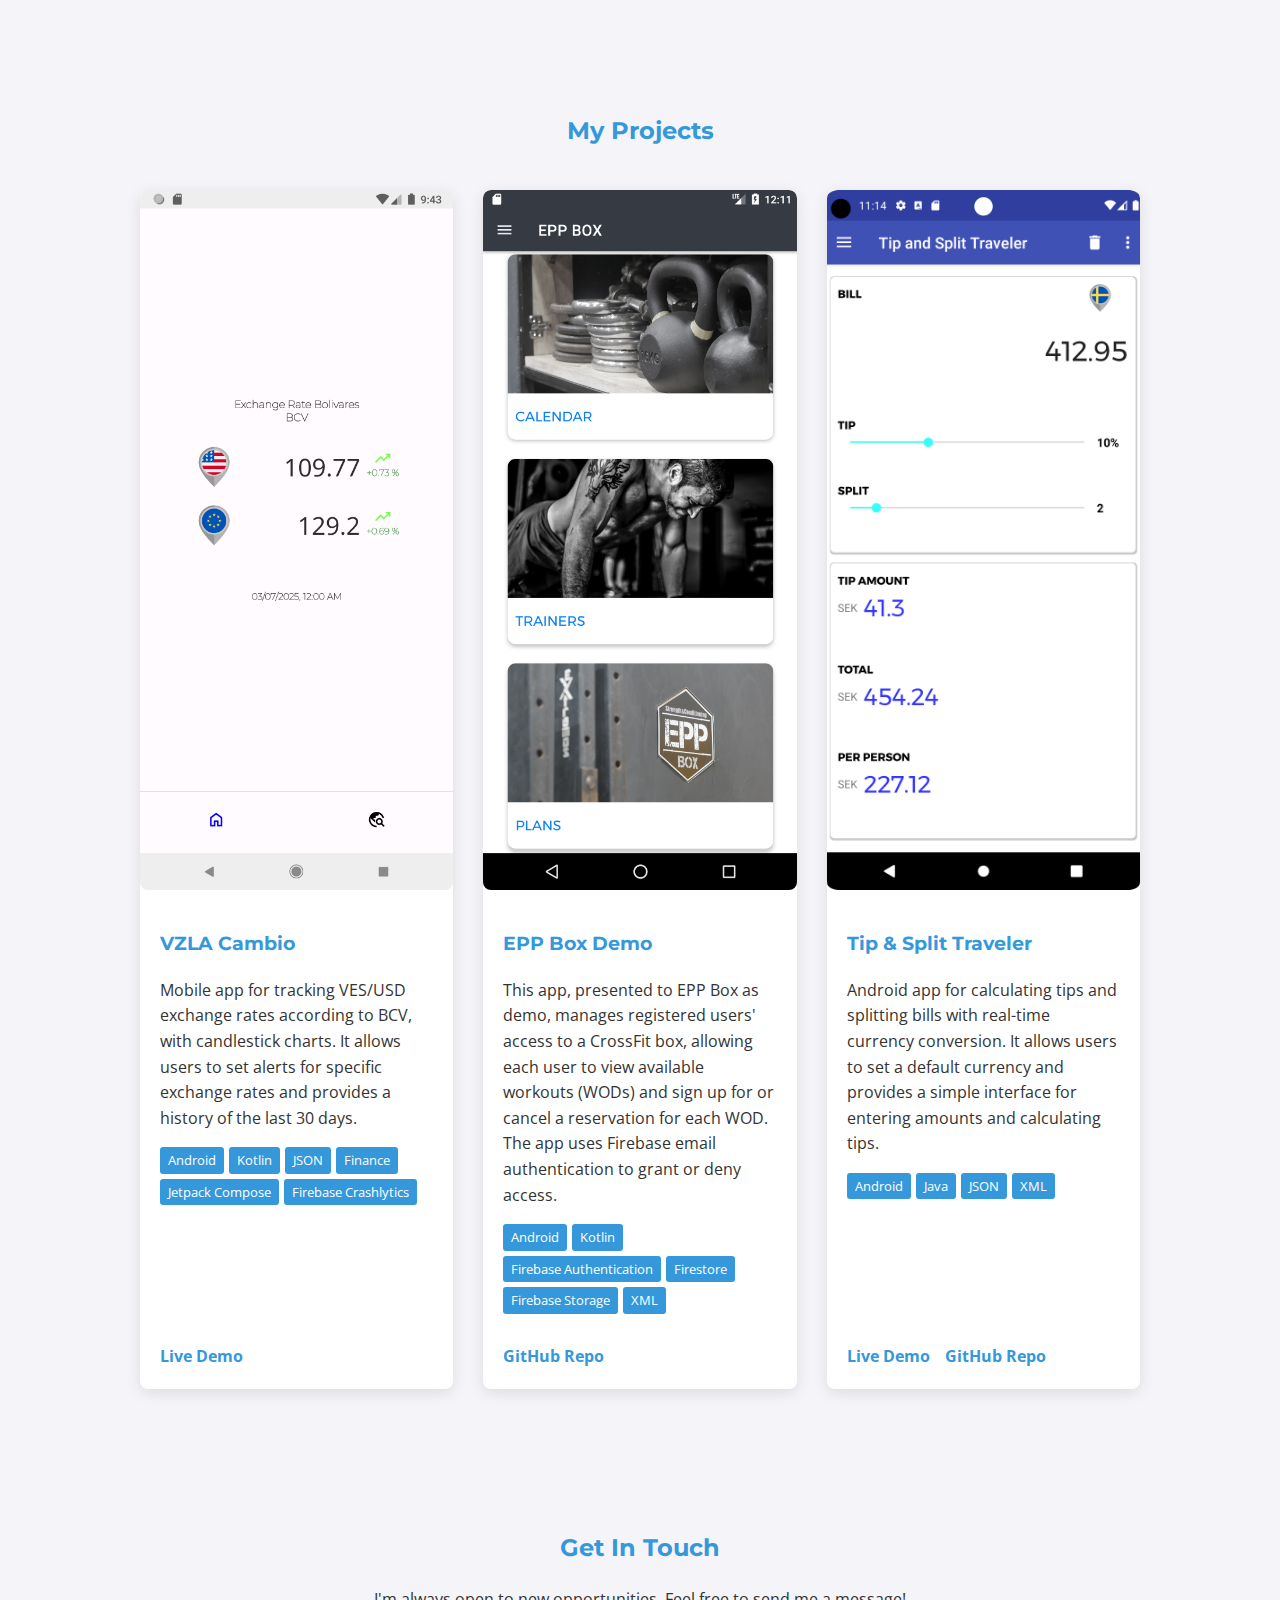
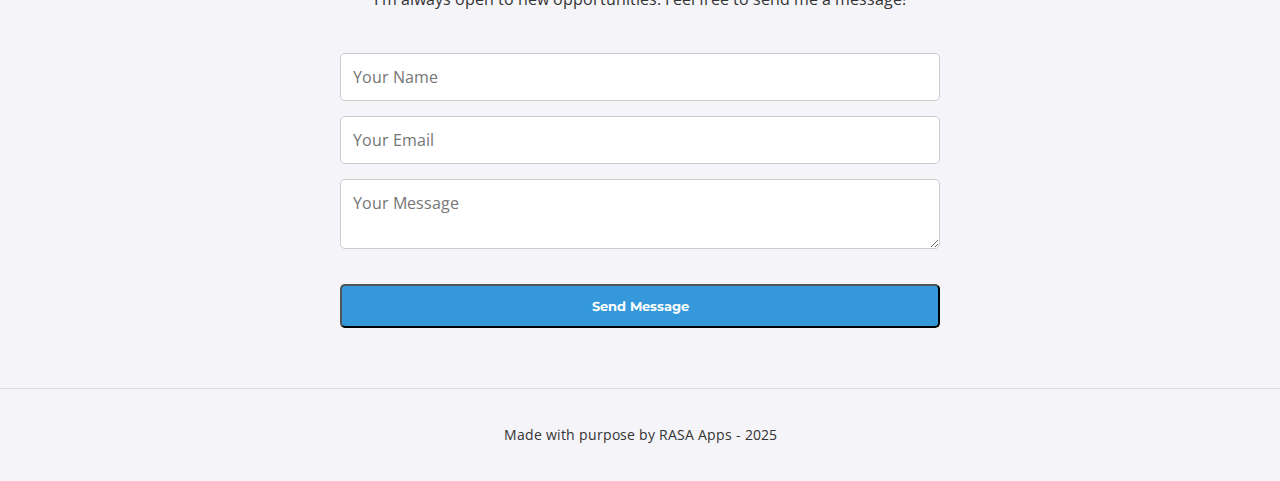
<file: portfolio.html>
<!DOCTYPE html>
<html lang="en">
<head>
    <meta charset="UTF-8">
    <meta name="viewport" content="width=device-width, initial-scale=1.0">
    <title>Raúl Sira | Software Developer</title>
    <link rel="stylesheet" href="css/style.css">
    <link rel="stylesheet" href="https://cdnjs.cloudflare.com/ajax/libs/font-awesome/6.4.0/css/all.min.css">
    <link href="https://fonts.googleapis.com/css2?family=Montserrat:wght@400;700&family=Open+Sans:wght@400;600&display=swap" rel="stylesheet">
</head>
<body>

    <header>
        <nav>
            <div class="logo">
            <img src="assets/rasa_apps_well_day.png" alt="RASA APPS Logo" id="logo-img" class="logo-img">
            </div>
            <ul>
                <li><a href="#about">About</a></li>
                <li><a href="#projects">Projects</a></li>
                <li><a href="#contact">Contact</a></li>
            </ul>
            <button id="theme-toggle" class="theme-toggle">
                <i class="fas fa-sun"></i>
            </button>
        </nav>
    </header>

    <main>
        <!-- HERO SECTION -->
        <section id="hero" class="hero">
            <div class="hero-content">
                <h1>Hi, I'm Raúl Andrés Sira Alvarez</h1>
                <p class="subtitle">Electrical Engineer • Android Developer • AI Tools Explorer • Founder of RASA Applications.</p>
                <div class="social-links">
                    <a href="https://www.linkedin.com/in/raul-andres-sira-alvarez/" target="_blank" aria-label="LinkedIn"><i class="fab fa-linkedin"></i></a>
                    <a href="https://github.com/rasa0873" target="_blank" aria-label="GitHub"><i class="fab fa-github"></i></a>
                    <a href="https://play.google.com/store/apps/developer?id=RASA+APPS" target="_blank" aria-label="PlayStore"><i class="fa-brands fa-android"></i></a>
                </div>
                <a href="#projects" class="cta-button">View My Work</a>
            </div>
        </section>

        <!-- ABOUT SECTION -->
        <section id="about" class="about">
            <h2>About Me</h2>
            <div class="about-content">
                <img src="assets/raul_profile.png" alt="Raúl Sira Alvarez" class="profile-pic">
                <p>
                    Hey there! I'm an Electrical Engineer turned software developer to transform ideas into beautiful, functional Android applications. Since 2018, I've been crafting native apps using Java, Kotlin, and cloud-based platforms, always with a focus on usability and stability.
                    <br><br>
                    I started <strong>RASA Applications</strong> to build tools that simplify everyday challenges. I also co-lead <strong>AI Talento WebApp</strong>, a platform that combines my passion for software with emerging <strong>AI-powered technologies</strong> to support professional growth.
                    <br><br>
                    Outside of coding, you'll find me exploring the potential of AI tools, reflecting on meaningful memories, and sketching new app ideas over good coffee. I'm driven by curiosity, continuous learning, and a desire to create software that feels intuitive, helpful, and human.
                </p>
            </div>
        </section>

        <!-- PROJECTS SECTION -->
        <section id="projects" class="projects">
            <h2>My Projects</h2>
            <div id="project-grid" class="project-grid">
                <!-- Projects will be dynamically inserted here by JavaScript -->
            </div>
        </section>
        
        <!-- CONTACT SECTION -->
        <section id="contact" class="contact">
            <h2>Get In Touch</h2>
            <p>I'm always open to new opportunities. Feel free to send me a message!</p>
            <!-- IMPORTANT: Replace YOUR_EMAIL with your Formspree endpoint -->
            <form action="https://formspree.io/f/xwpqbkqo" method="POST">
                <input type="text" name="name" placeholder="Your Name" required>
                <input type="email" name="email" placeholder="Your Email" required>
                <textarea name="message" placeholder="Your Message" required></textarea>
                <button type="submit" class="cta-button">Send Message</button>
            </form>
        </section>

    </main>

    <footer>
        <p>Made with purpose by RASA Apps - 2025</p>
    </footer>

    <script src="js/script.js"></script>
</body>
</html>
</file>
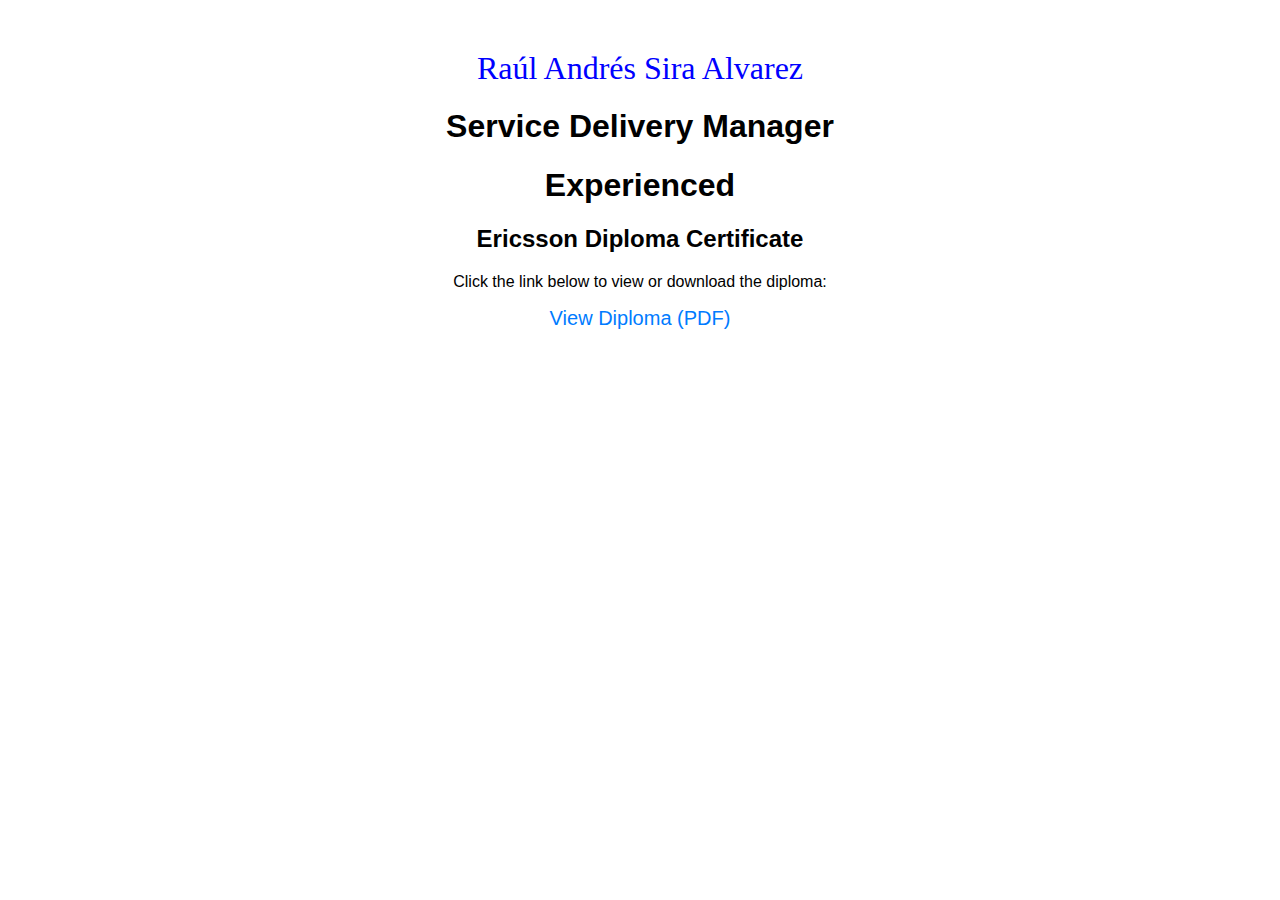
<file: sdm_experienced_diploma.html>
<!DOCTYPE html>
<html lang="en">
<head>
    <meta charset="UTF-8">
    <meta name="viewport" content="width=device-width, initial-scale=1.0">
    <title>Sdm Diploma - Ericsson</title>
    <style>
        body {
            font-family: Arial, sans-serif;
            text-align: center;
            margin: 50px;
        }
        a {
            font-size: 20px;
            color: #007bff;
            text-decoration: none;
        }
        a:hover {
            text-decoration: underline;
        }
        h1:first-of-type {
            font-weight: normal;
            color: blue;
            font-family:Tahoma;
        }

    </style>
</head>
<body>
    <h1>Raúl Andrés Sira Alvarez</h1>
    <h1>Service Delivery Manager</h1>
    <h1>Experienced</h1>
    <h2>Ericsson Diploma Certificate</h2>
    <p>Click the link below to view or download the diploma:</p>
    <a href="sdm_diploma.pdf" target="_blank">View Diploma (PDF)</a>
</body>
</html>
</file>
<file: css/style.css>
/* --- VARIABLES & BASIC SETUP --- */
:root {
    --bg-color-light: #f4f4f9;
    --text-color-light: #333;
    --card-bg-light: #ffffff;
    --accent-color: #3498db;
    --accent-color-hover: #2980b9;
    --shadow-color: rgba(0, 0, 0, 0.1);
    
    --bg-color-dark: #2c3e50;
    --text-color-dark: #ecf0f1;
    --card-bg-dark: #34495e;
}

/* ✅ Fuente principal: Open Sans para textos */
body {
  font-family: 'Open Sans', sans-serif;
  color: #333;
  line-height: 1.6;

  /* Fallback original comentado:
  font-family: -apple-system, BlinkMacSystemFont, "Segoe UI", Roboto, Helvetica, Arial, sans-serif;
  */
  margin: 0;
  transition: background-color 0.3s, color 0.3s;
}

body.light-theme {
    background-color: var(--bg-color-light);
    color: var(--text-color-light);
}

body.dark-theme {
    background-color: var(--bg-color-dark);
    color: var(--text-color-dark);
}

section {
    padding: 60px 20px;
    max-width: 1000px;
    margin: 0 auto;
    text-align: center;
}

/* ✅ Títulos y botones: Montserrat con color personalizado */
/*
h1, h2 {
    color: var(--accent-color);
}
*/
h1, h2, h3, .cta-button {
  font-family: 'Montserrat', sans-serif;
  color: var(--accent-color);
}


/* --- HEADER & NAVIGATION --- */
header {
    background-color: transparent;
    position: relative;
    width: 100%;
    top: 0;
    z-index: 100;
    transition: background-color 0.3s ease;
    padding: 10px 0;
}
nav {
    display: flex;
    justify-content: space-between;
    align-items: center;
    max-width: 1200px;
    margin: 0 auto;
    padding: 0 20px;
}
.logo { font-size: 1.5em; font-weight: bold; }
nav ul { list-style: none; display: flex; gap: 20px; }
nav a { text-decoration: none; color: inherit; font-weight: 500; }
.theme-toggle { background: none; border: none; font-size: 1.2em; cursor: pointer; color: inherit; }

.logo-img {
  height: 70px;
  width: auto;
  object-fit: contain;
  margin-left: 8px; /* si necesitas un poco de espacio desde el borde */
}

/* --- HERO SECTION --- */
.hero {
    min-height: 100vh;
    display: flex;
    align-items: center;
    justify-content: center;
}
.hero-content h1 { font-size: 3em; margin-bottom: 0.2em; }
.hero-content .subtitle { font-size: 1.2em; margin-bottom: 1.5em; }
.social-links a { font-size: 1.8em; margin: 0 15px; color: inherit; transition: color 0.3s; }
.social-links a:hover { color: var(--accent-color); }
.cta-button {
    display: inline-block;
    background-color: var(--accent-color);
    color: white;
    padding: 12px 25px;
    border-radius: 5px;
    text-decoration: none;
    font-weight: bold;
    margin-top: 20px;
    transition: background-color 0.3s;
}
.cta-button:hover { background-color: var(--accent-color-hover); }

/* --- ABOUT SECTION --- */
.about-content {
    display: flex;
    align-items: center;
    gap: 40px;
    text-align: left;
}
.profile-pic {
    width: 150px;
    height: 150px;
    border-radius: 50%;
    object-fit: cover;
}

/* --- PROJECTS SECTION --- */
.project-grid {
    display: grid;
    grid-template-columns: repeat(auto-fit, minmax(300px, 1fr));
    gap: 30px;
    margin-top: 40px;
}
.project-card {
    background: var(--card-bg-light);
    border-radius: 8px;
    overflow: hidden;
    box-shadow: 0 4px 15px var(--shadow-color);
    transition: transform 0.3s, box-shadow 0.3s;
    text-align: left;
    display: flex;
    flex-direction: column;
}
body.dark-theme .project-card { background: var(--card-bg-dark); }
.project-card:hover { transform: translateY(-10px); }
.project-card img { width: 100%; height: 700px; object-fit: cover; border-radius: 8px; margin-left: 10; margin-right: 10;}
.project-info { padding: 20px; flex-grow: 1; }
.project-info h3 { margin-top: 10; }
.project-tags { display: flex; flex-wrap: wrap; gap: 5px; margin: 10px 0; }
.project-tags span { background: var(--accent-color); color: white; padding: 3px 8px; border-radius: 3px; font-size: 0.8em; }
.project-links { padding: 0 20px 20px; display: flex; gap: 15px; }
.project-links a { text-decoration: none; color: var(--accent-color); font-weight: bold; }
.project-links a:hover { text-decoration: underline; }

/* --- CONTACT SECTION --- */
.contact form {
    display: flex;
    flex-direction: column;
    max-width: 600px;
    margin: 40px auto 0;
    gap: 15px;
}
.contact input, .contact textarea {
    padding: 12px;
    border: 1px solid #ccc;
    border-radius: 5px;
    font-size: 1em;
    font-family: inherit;
    background: var(--card-bg-light);
    color: inherit;
}
body.dark-theme .contact input, body.dark-theme .contact textarea {
    background: var(--card-bg-dark);
    border-color: #555;
}

/* --- FOOTER --- */
footer {
    text-align: center;
    padding: 20px;
    font-size: 0.9em;
    border-top: 1px solid #ddd;
}
body.dark-theme footer { border-top-color: #444; }

/* --- RESPONSIVE DESIGN --- */
@media (max-width: 768px) {
    .about-content { flex-direction: column; }
    .hero-content h1 { font-size: 2.5em; }
    nav ul { display: none; } /* Simple mobile navigation */
}
</file>
